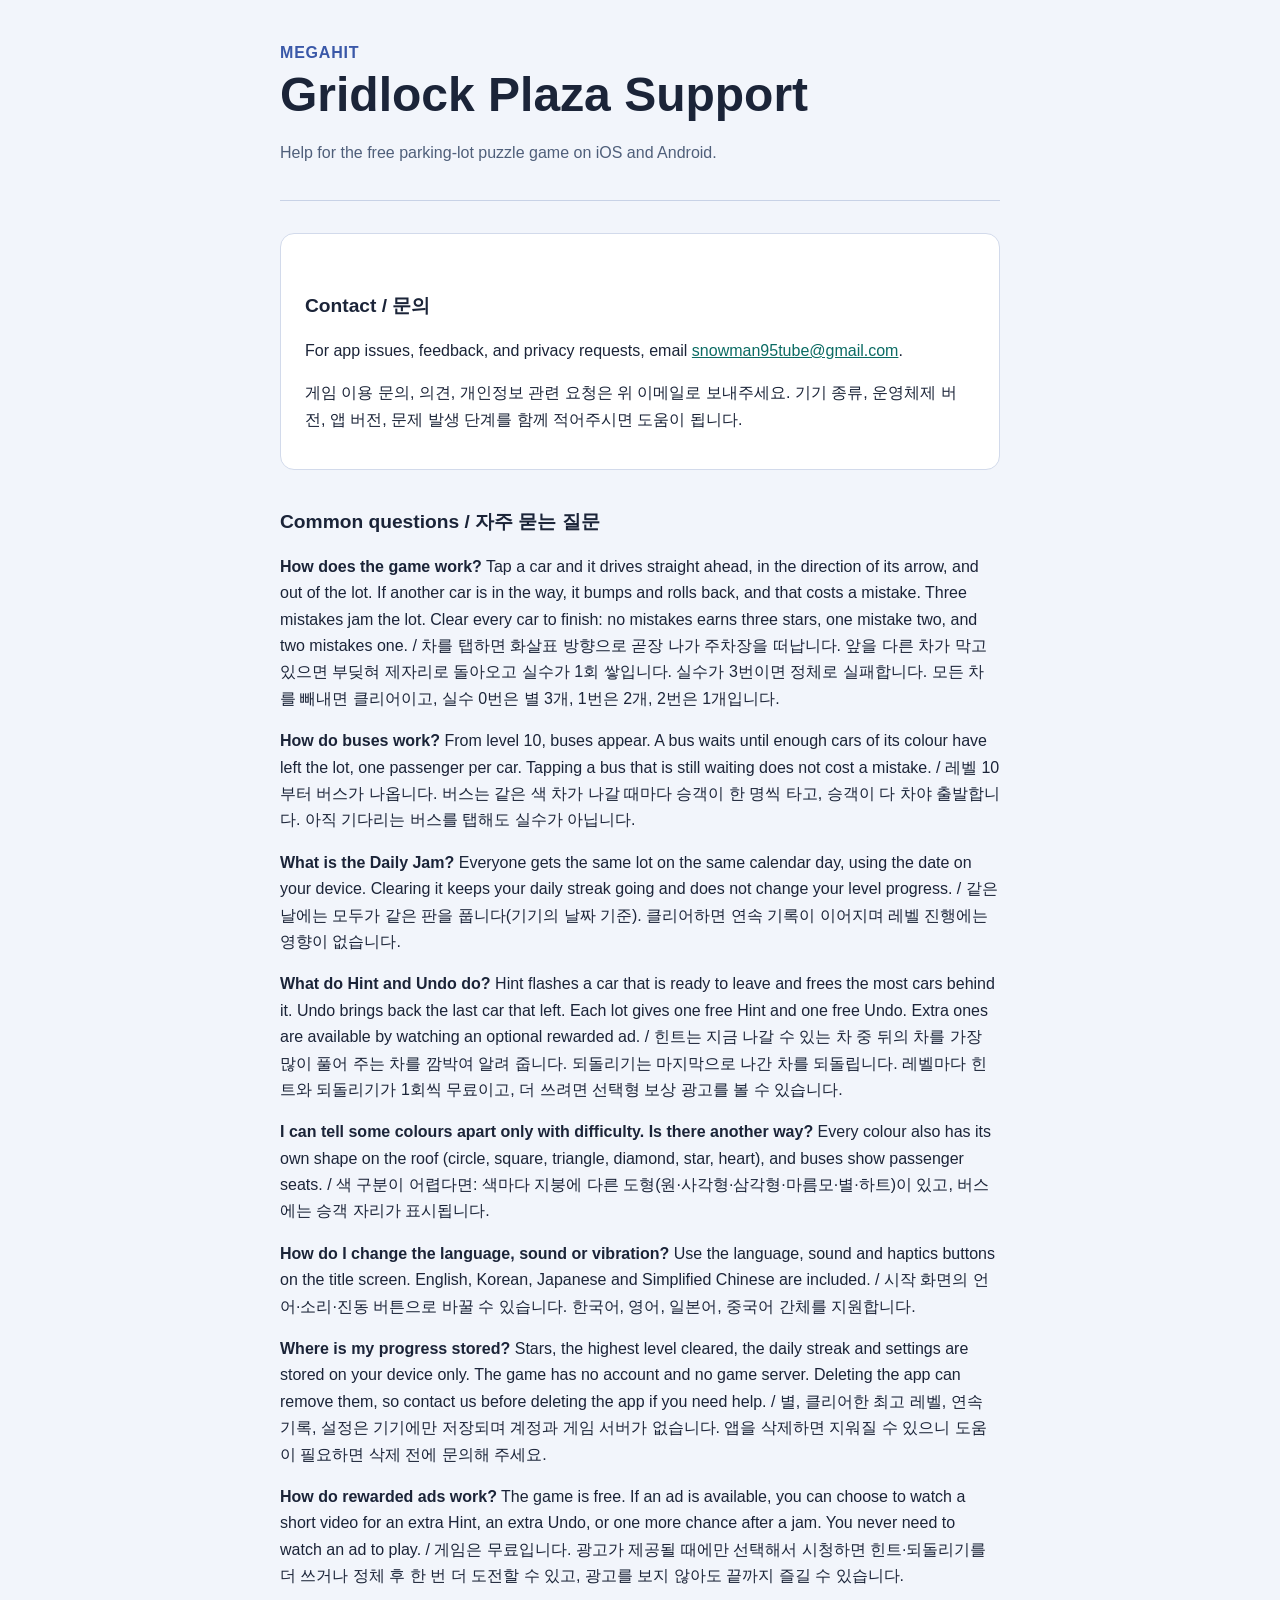
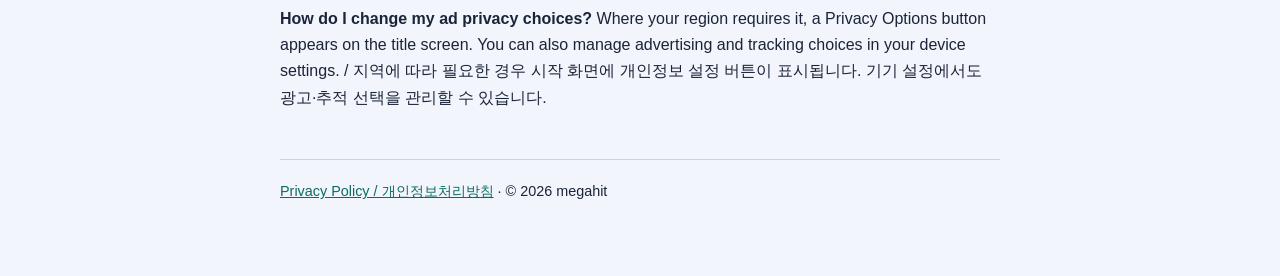
<file: index.html>
<!doctype html>
<html lang="en">
<head>
  <meta charset="utf-8">
  <meta name="viewport" content="width=device-width, initial-scale=1">
  <title>Gridlock Plaza Support · megahit</title>
  <meta name="description" content="Support and contact information for Gridlock Plaza.">
  <link rel="stylesheet" href="style.css">
</head>
<body>
<main>
  <header><div class="brand">megahit</div><h1>Gridlock Plaza Support</h1><p class="subtle">Help for the free parking-lot puzzle game on iOS and Android.</p></header>
  <section class="card">
    <h2>Contact / 문의</h2>
    <p>For app issues, feedback, and privacy requests, email <a href="mailto:snowman95tube@gmail.com">snowman95tube@gmail.com</a>.</p>
    <p>게임 이용 문의, 의견, 개인정보 관련 요청은 위 이메일로 보내주세요. 기기 종류, 운영체제 버전, 앱 버전, 문제 발생 단계를 함께 적어주시면 도움이 됩니다.</p>
  </section>
  <h2>Common questions / 자주 묻는 질문</h2>
  <p><strong>How does the game work?</strong> Tap a car and it drives straight ahead, in the direction of its arrow, and out of the lot. If another car is in the way, it bumps and rolls back, and that costs a mistake. Three mistakes jam the lot. Clear every car to finish: no mistakes earns three stars, one mistake two, and two mistakes one. / 차를 탭하면 화살표 방향으로 곧장 나가 주차장을 떠납니다. 앞을 다른 차가 막고 있으면 부딪혀 제자리로 돌아오고 실수가 1회 쌓입니다. 실수가 3번이면 정체로 실패합니다. 모든 차를 빼내면 클리어이고, 실수 0번은 별 3개, 1번은 2개, 2번은 1개입니다.</p>
  <p><strong>How do buses work?</strong> From level 10, buses appear. A bus waits until enough cars of its colour have left the lot, one passenger per car. Tapping a bus that is still waiting does not cost a mistake. / 레벨 10부터 버스가 나옵니다. 버스는 같은 색 차가 나갈 때마다 승객이 한 명씩 타고, 승객이 다 차야 출발합니다. 아직 기다리는 버스를 탭해도 실수가 아닙니다.</p>
  <p><strong>What is the Daily Jam?</strong> Everyone gets the same lot on the same calendar day, using the date on your device. Clearing it keeps your daily streak going and does not change your level progress. / 같은 날에는 모두가 같은 판을 풉니다(기기의 날짜 기준). 클리어하면 연속 기록이 이어지며 레벨 진행에는 영향이 없습니다.</p>
  <p><strong>What do Hint and Undo do?</strong> Hint flashes a car that is ready to leave and frees the most cars behind it. Undo brings back the last car that left. Each lot gives one free Hint and one free Undo. Extra ones are available by watching an optional rewarded ad. / 힌트는 지금 나갈 수 있는 차 중 뒤의 차를 가장 많이 풀어 주는 차를 깜박여 알려 줍니다. 되돌리기는 마지막으로 나간 차를 되돌립니다. 레벨마다 힌트와 되돌리기가 1회씩 무료이고, 더 쓰려면 선택형 보상 광고를 볼 수 있습니다.</p>
  <p><strong>I can tell some colours apart only with difficulty. Is there another way?</strong> Every colour also has its own shape on the roof (circle, square, triangle, diamond, star, heart), and buses show passenger seats. / 색 구분이 어렵다면: 색마다 지붕에 다른 도형(원·사각형·삼각형·마름모·별·하트)이 있고, 버스에는 승객 자리가 표시됩니다.</p>
  <p><strong>How do I change the language, sound or vibration?</strong> Use the language, sound and haptics buttons on the title screen. English, Korean, Japanese and Simplified Chinese are included. / 시작 화면의 언어·소리·진동 버튼으로 바꿀 수 있습니다. 한국어, 영어, 일본어, 중국어 간체를 지원합니다.</p>
  <p><strong>Where is my progress stored?</strong> Stars, the highest level cleared, the daily streak and settings are stored on your device only. The game has no account and no game server. Deleting the app can remove them, so contact us before deleting the app if you need help. / 별, 클리어한 최고 레벨, 연속 기록, 설정은 기기에만 저장되며 계정과 게임 서버가 없습니다. 앱을 삭제하면 지워질 수 있으니 도움이 필요하면 삭제 전에 문의해 주세요.</p>
  <p><strong>How do rewarded ads work?</strong> The game is free. If an ad is available, you can choose to watch a short video for an extra Hint, an extra Undo, or one more chance after a jam. You never need to watch an ad to play. / 게임은 무료입니다. 광고가 제공될 때에만 선택해서 시청하면 힌트·되돌리기를 더 쓰거나 정체 후 한 번 더 도전할 수 있고, 광고를 보지 않아도 끝까지 즐길 수 있습니다.</p>
  <p><strong>How do I change my ad privacy choices?</strong> Where your region requires it, a Privacy Options button appears on the title screen. You can also manage advertising and tracking choices in your device settings. / 지역에 따라 필요한 경우 시작 화면에 개인정보 설정 버튼이 표시됩니다. 기기 설정에서도 광고·추적 선택을 관리할 수 있습니다.</p>
  <footer><a href="privacy.html">Privacy Policy / 개인정보처리방침</a> · © 2026 megahit</footer>
</main>
</body>
</html>
</file>
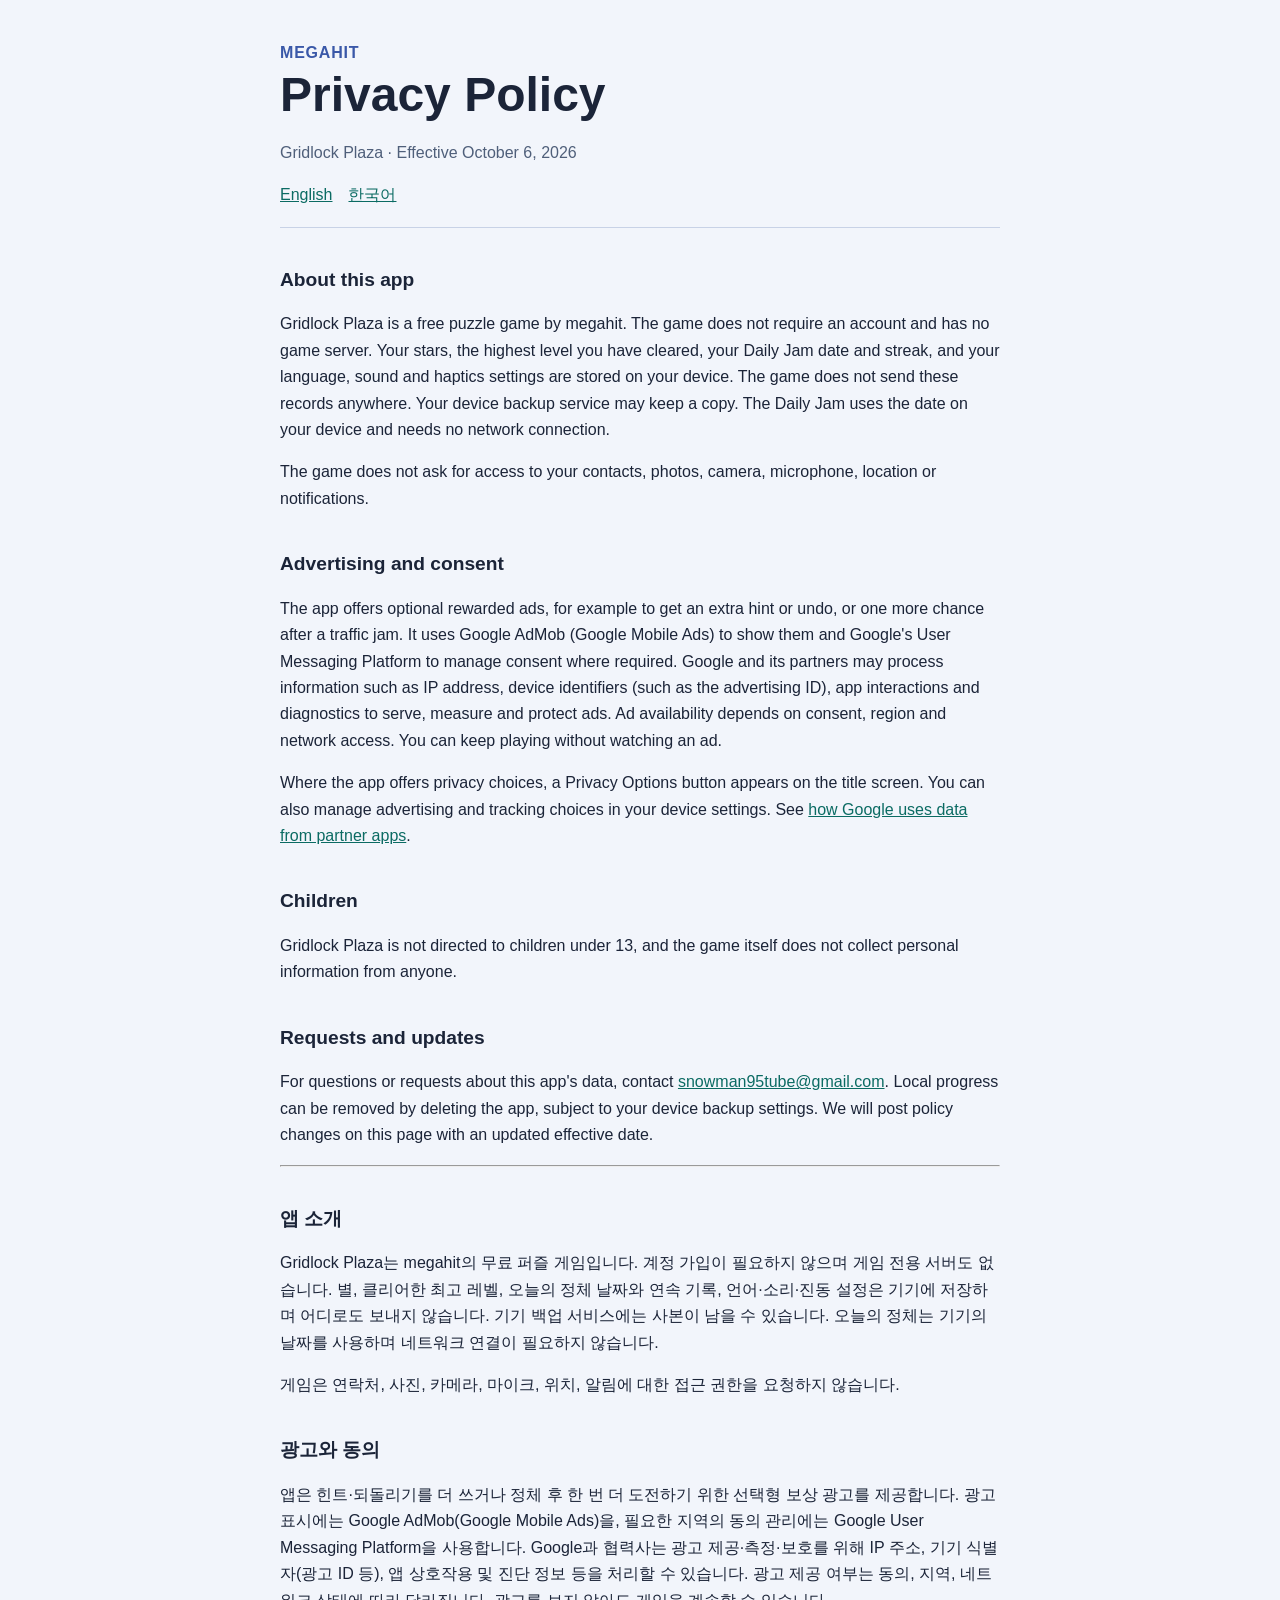
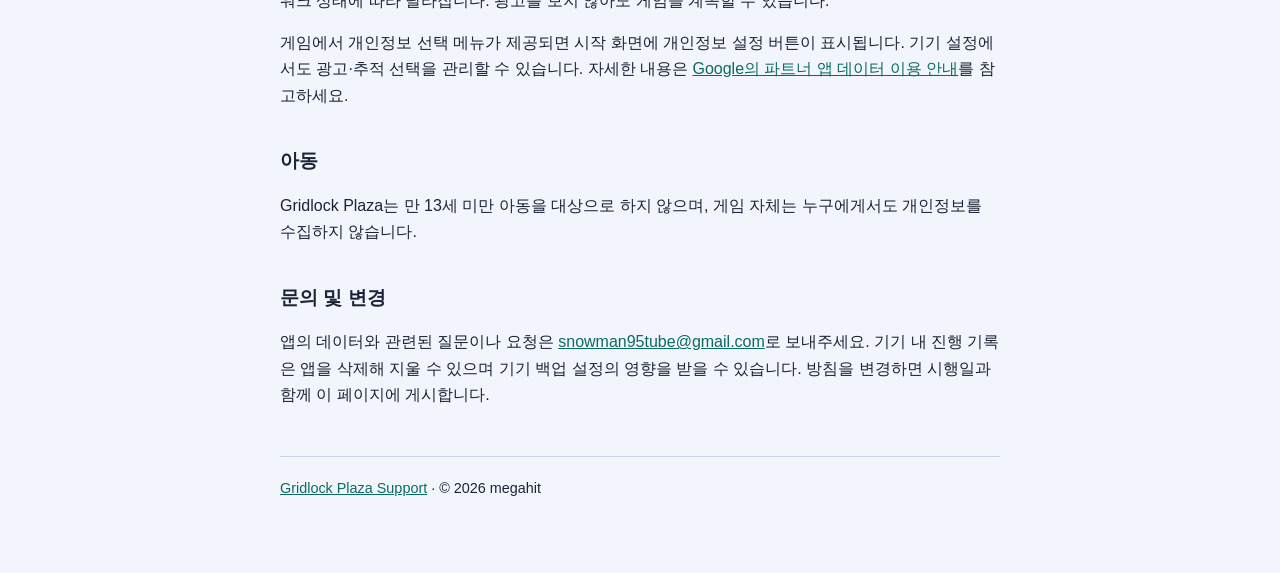
<file: privacy.html>
<!doctype html>
<html lang="en">
<head>
  <meta charset="utf-8">
  <meta name="viewport" content="width=device-width, initial-scale=1">
  <title>Gridlock Plaza Privacy Policy · megahit</title>
  <meta name="description" content="Privacy policy for Gridlock Plaza.">
  <link rel="stylesheet" href="style.css">
</head>
<body>
<main>
  <header><div class="brand">megahit</div><h1>Privacy Policy</h1><p class="subtle">Gridlock Plaza · Effective October 6, 2026</p><nav class="lang"><a href="#english">English</a><a href="#korean">한국어</a></nav></header>
  <section id="english" lang="en">
    <h2>About this app</h2>
    <p>Gridlock Plaza is a free puzzle game by megahit. The game does not require an account and has no game server. Your stars, the highest level you have cleared, your Daily Jam date and streak, and your language, sound and haptics settings are stored on your device. The game does not send these records anywhere. Your device backup service may keep a copy. The Daily Jam uses the date on your device and needs no network connection.</p>
    <p>The game does not ask for access to your contacts, photos, camera, microphone, location or notifications.</p>
    <h2>Advertising and consent</h2>
    <p>The app offers optional rewarded ads, for example to get an extra hint or undo, or one more chance after a traffic jam. It uses Google AdMob (Google Mobile Ads) to show them and Google's User Messaging Platform to manage consent where required. Google and its partners may process information such as IP address, device identifiers (such as the advertising ID), app interactions and diagnostics to serve, measure and protect ads. Ad availability depends on consent, region and network access. You can keep playing without watching an ad.</p>
    <p>Where the app offers privacy choices, a Privacy Options button appears on the title screen. You can also manage advertising and tracking choices in your device settings. See <a href="https://policies.google.com/technologies/partner-sites">how Google uses data from partner apps</a>.</p>
    <h2>Children</h2>
    <p>Gridlock Plaza is not directed to children under 13, and the game itself does not collect personal information from anyone.</p>
    <h2>Requests and updates</h2>
    <p>For questions or requests about this app's data, contact <a href="mailto:snowman95tube@gmail.com">snowman95tube@gmail.com</a>. Local progress can be removed by deleting the app, subject to your device backup settings. We will post policy changes on this page with an updated effective date.</p>
  </section>
  <hr>
  <section id="korean" lang="ko">
    <h2>앱 소개</h2>
    <p>Gridlock Plaza는 megahit의 무료 퍼즐 게임입니다. 계정 가입이 필요하지 않으며 게임 전용 서버도 없습니다. 별, 클리어한 최고 레벨, 오늘의 정체 날짜와 연속 기록, 언어·소리·진동 설정은 기기에 저장하며 어디로도 보내지 않습니다. 기기 백업 서비스에는 사본이 남을 수 있습니다. 오늘의 정체는 기기의 날짜를 사용하며 네트워크 연결이 필요하지 않습니다.</p>
    <p>게임은 연락처, 사진, 카메라, 마이크, 위치, 알림에 대한 접근 권한을 요청하지 않습니다.</p>
    <h2>광고와 동의</h2>
    <p>앱은 힌트·되돌리기를 더 쓰거나 정체 후 한 번 더 도전하기 위한 선택형 보상 광고를 제공합니다. 광고 표시에는 Google AdMob(Google Mobile Ads)을, 필요한 지역의 동의 관리에는 Google User Messaging Platform을 사용합니다. Google과 협력사는 광고 제공·측정·보호를 위해 IP 주소, 기기 식별자(광고 ID 등), 앱 상호작용 및 진단 정보 등을 처리할 수 있습니다. 광고 제공 여부는 동의, 지역, 네트워크 상태에 따라 달라집니다. 광고를 보지 않아도 게임을 계속할 수 있습니다.</p>
    <p>게임에서 개인정보 선택 메뉴가 제공되면 시작 화면에 개인정보 설정 버튼이 표시됩니다. 기기 설정에서도 광고·추적 선택을 관리할 수 있습니다. 자세한 내용은 <a href="https://policies.google.com/technologies/partner-sites">Google의 파트너 앱 데이터 이용 안내</a>를 참고하세요.</p>
    <h2>아동</h2>
    <p>Gridlock Plaza는 만 13세 미만 아동을 대상으로 하지 않으며, 게임 자체는 누구에게서도 개인정보를 수집하지 않습니다.</p>
    <h2>문의 및 변경</h2>
    <p>앱의 데이터와 관련된 질문이나 요청은 <a href="mailto:snowman95tube@gmail.com">snowman95tube@gmail.com</a>로 보내주세요. 기기 내 진행 기록은 앱을 삭제해 지울 수 있으며 기기 백업 설정의 영향을 받을 수 있습니다. 방침을 변경하면 시행일과 함께 이 페이지에 게시합니다.</p>
  </section>
  <footer><a href="index.html">Gridlock Plaza Support</a> · © 2026 megahit</footer>
</main>
</body>
</html>
</file>
<file: style.css>
:root { color-scheme: light; font-family: -apple-system, BlinkMacSystemFont, "Segoe UI", "Noto Sans KR", sans-serif; background: #f2f5fb; color: #1b2438; }
* { box-sizing: border-box; }
body { margin: 0; line-height: 1.65; }
main { max-width: 760px; margin: 0 auto; padding: 40px 20px 72px; }
header { border-bottom: 1px solid #c8d2e6; padding-bottom: 18px; margin-bottom: 32px; }
h1 { margin: 0 0 8px; line-height: 1.2; font-size: clamp(2rem, 6vw, 3rem); }
h2 { margin-top: 36px; font-size: 1.2rem; }
a { color: #0b6b63; }
.brand { color: #3a58a8; font-weight: 700; letter-spacing: .05em; text-transform: uppercase; }
.subtle { color: #4f5f7a; }
.card { background: #fff; border: 1px solid #d2daeb; border-radius: 14px; padding: 20px 24px; margin: 24px 0; }
.lang { display: flex; gap: 16px; flex-wrap: wrap; }
footer { border-top: 1px solid #c8d2e6; margin-top: 48px; padding-top: 20px; font-size: .9rem; }
</file>
